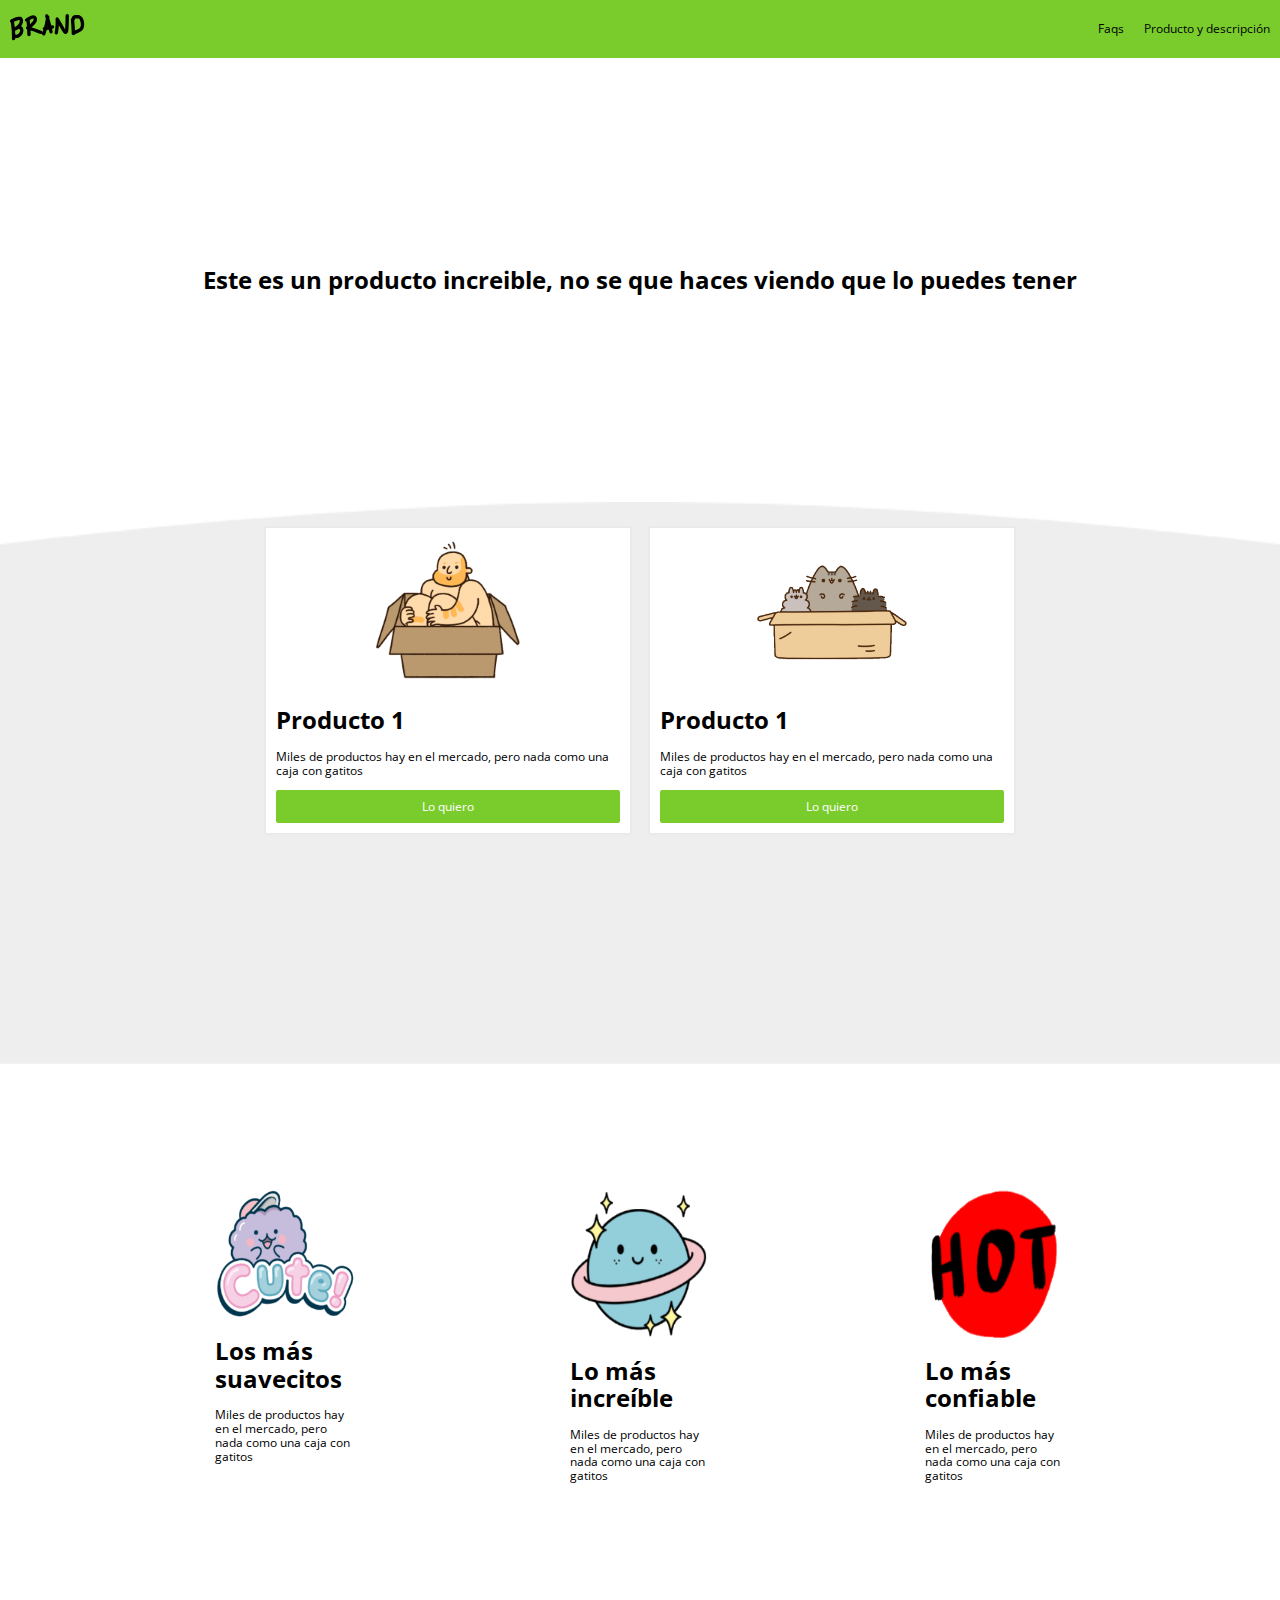
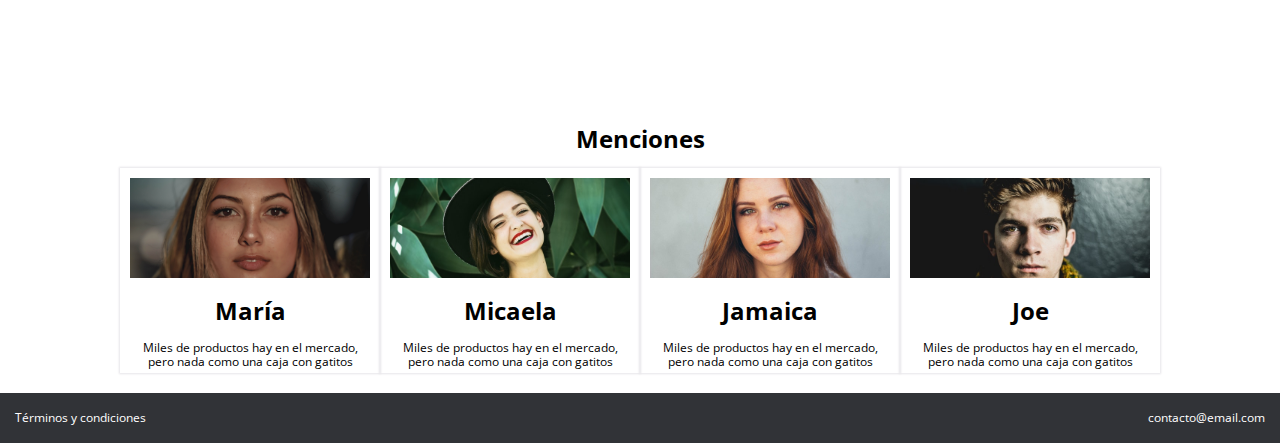
<file: index.html>
<!DOCTYPE html>
<html lang="es">

<head>
	<meta charset="UTF-8">
	<meta name="viewport" content="width=device-width, initial-scale=1.0">
	<meta http-equiv="X-UA-Compatible" content="ie=edge">
	
	<link rel="stylesheet" href="./css/animation.css">
	<link rel="stylesheet" href="css/styles.css">
	<link rel="stylesheet" href="./css/mobile.css">
	<link rel="stylesheet" href="./css/normalize.css">
	<title>Brand</title>
</head>

<body>

	<!-- Navbar start -->
	<nav class="fadeInDown">
		<div class="brand-image">
			<img src="images/logo.png" alt="">
		</div>
		<div class="nav-options">
			<ul>
				<li><a href="#">Faqs</a></li>
				<li><a href="#">Producto y descripción</a></li>
			</ul>
		</div>
	</nav>
	<!-- Navbar end -->

	<!-- Main section start -->
	<div class="main-section fadeIn">
		<h1>
			Este es un producto increible, no se que haces viendo que lo puedes tener
		</h1>
	</div>
	<div class="products">
		<div class="product fadeInUp">
			<div class="content">
				<div class="img-content">
					<img src="images/box1.png" alt="">
				</div>
				<h1>Producto 1</h1>
				<p>Miles de productos hay en el mercado, pero nada como una caja con gatitos</p>
				<a href="venta.html"><button class="main-button">Lo quiero</button></a>
			</div>
		</div>
		<div class="product fadeInUp">
			<div class="content">
				<div class="img-content">
					<img src="images/box2.png" alt="">
				</div>
				<h1>Producto 1</h1>
				<p>Miles de productos hay en el mercado, pero nada como una caja con gatitos</p>
				<a href="venta.html"><button class="main-button">Lo quiero</button></a>
			</div>
		</div>
	</div>
	<!-- Main section end -->

	<!-- Features start -->
	<section class="features">
		<div class="feature">
			<img class="feature-img" src="./images/feature-1.png" alt="">
			<h1>Los más suavecitos</h1>
			<p>Miles de productos hay en el mercado, pero nada como una caja con gatitos</p>
		</div>
		<div class="feature">
			<img class="feature-img" src="./images/feature-2.png" alt="">
			<h1>Lo más increíble</h1>
			<p>Miles de productos hay en el mercado, pero nada como una caja con gatitos</p>
		</div>
		<div class="feature">
			<img class="feature-img" src="./images/feature-3.png" alt="">
			<h1>Lo más confiable</h1>
			<p>Miles de productos hay en el mercado, pero nada como una caja con gatitos</p>
		</div>
	</section>
	<!-- Features end -->

	<!-- Testimonials start -->
	<section class="testimonials">
		<h1>Menciones</h1>
		<div class="testimonials-container">
			<div class="testimonial">
				<img class="testimonial-img" src="./images/person-1.jpg" alt="Persona">
				<h1>María</h1>
				<p>Miles de productos hay en el mercado, pero nada como una caja con gatitos</p>
			</div>
			<div class="testimonial">
				<img class="testimonial-img" src="./images/person-2.jpg" alt="Persona">
				<h1>Micaela</h1>
				<p>Miles de productos hay en el mercado, pero nada como una caja con gatitos</p>
			</div>
			<div class="testimonial">
				<img class="testimonial-img" src="./images/person-3.jpg" alt="Persona">
				<h1>Jamaica</h1>
				<p>Miles de productos hay en el mercado, pero nada como una caja con gatitos</p>
			</div>
			<div class="testimonial">
				<img class="testimonial-img" src="./images/person-4.jpg" alt="Persona">
				<h1>Joe</h1>
				<p>Miles de productos hay en el mercado, pero nada como una caja con gatitos</p>
			</div>
		</div>
	</section>
	<!-- Testimonials end -->

	<!-- Footer start -->
	<footer>
		<a href="#">Términos y condiciones</a>
		<a href="mailto:contacto@email.com">contacto@email.com</a>
	</footer>
	<!-- Footer end -->

	<!-- Scripts -->
	<scrip src="scripts/scrip.js"></scrip>
</body>

</html>
</file>
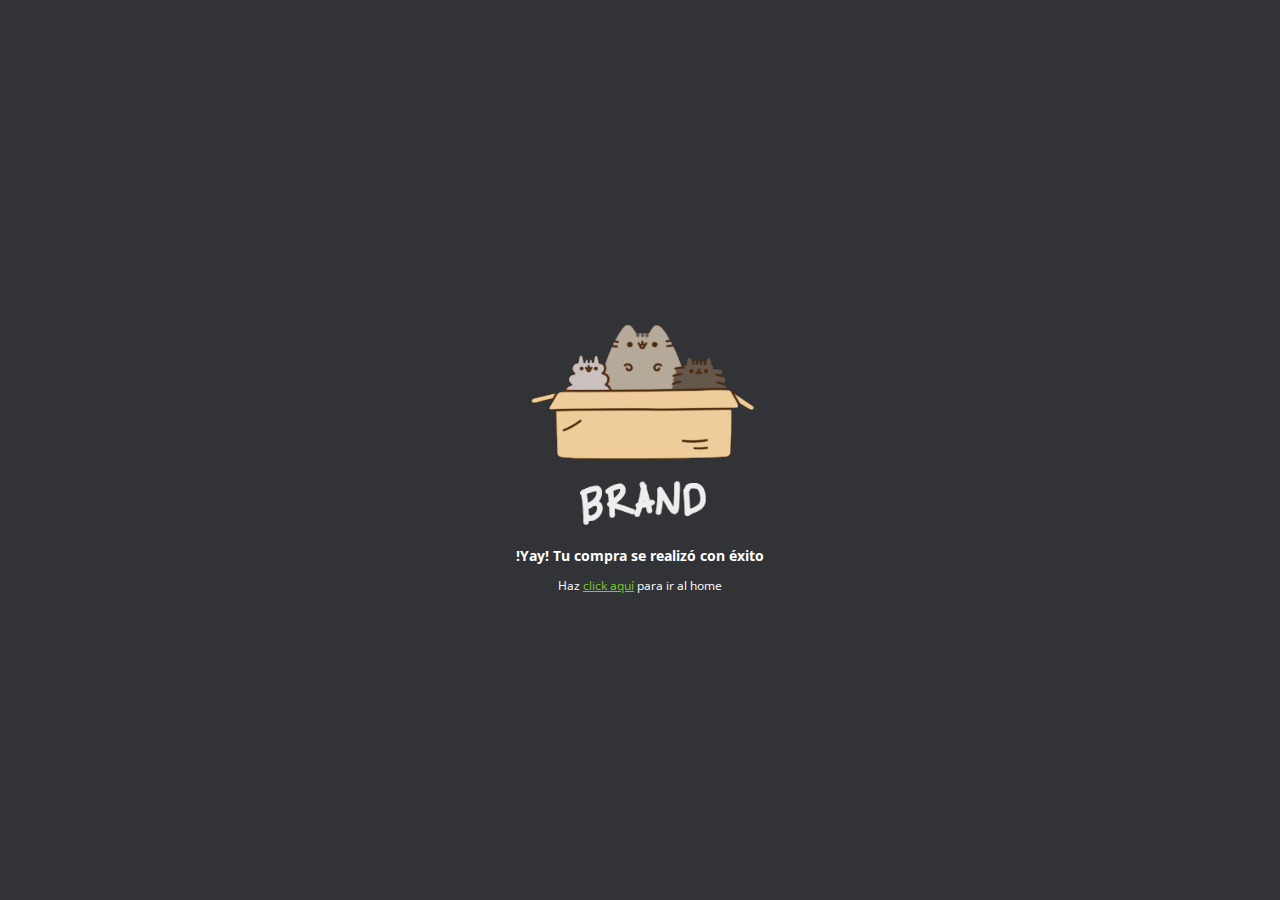
<file: exito.html>
<!DOCTYPE html>
<html lang="es">
<head>
	<meta charset="UTF-8">
	<meta name="viewport" content="width=device-width, initial-scale=1.0">
	<meta http-equiv="X-UA-Compatible" content="ie=edge">
	<title>Exito</title>

	<link rel="stylesheet" href="./css/normalize.css">
	<link rel="stylesheet" href="./css/styles.css">
	<link rel="stylesheet" href="./css/animation.css">
	<link rel="stylesheet" href="./css/paypal.css">
</head>
<body>
	<div class="content-paypal">
		<img src="./images/brand-box.png" alt="Brand">
		<h3>!Yay! Tu compra se realizó con éxito</h3>
		<p>Haz <a href="./index.html">click aquí</a> para ir al home</p>
	</div>
</body>
</html>
</file>
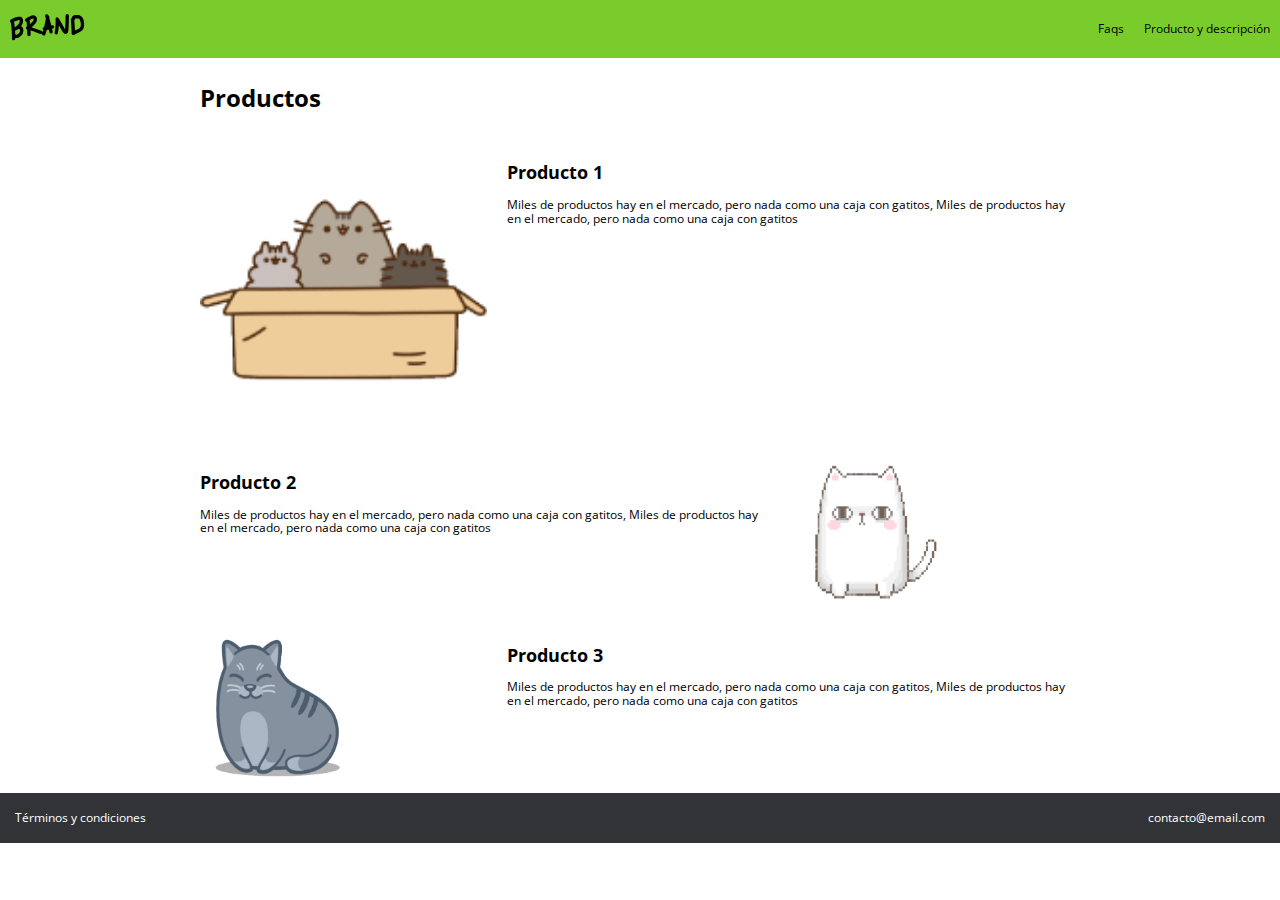
<file: producto.html>
<!DOCTYPE html>
<html lang="es">

<head>
	<meta charset="UTF-8">
	<meta name="viewport" content="width=device-width, initial-scale=1.0">
	<meta http-equiv="X-UA-Compatible" content="ie=edge">

	<link rel="stylesheet" href="./css/grid.css">
	<link rel="stylesheet" href="./css/animation.css">
	<link rel="stylesheet" href="css/styles.css">
	<link rel="stylesheet" href="./css/mobile.css">
	<link rel="stylesheet" href="./css/normalize.css">
	<title>Brand</title>
</head>

<body>

	<!-- Navbar start -->
	<nav class="fadeInDown">
		<div class="brand-image">
			<img src="images/logo.png" alt="">
		</div>
		<div class="nav-options">
			<ul>
				<li><a href="#">Faqs</a></li>
				<li><a href="#">Producto y descripción</a></li>
			</ul>
		</div>
	</nav>
	<!-- Navbar end -->

	<!-- Start content -->
	<div class="container">
		<div class="row">
			<div class="col-12">
				<h1>Productos</h1>
			</div>
		</div>
		<div class="row">
			<div class="col-4">
				<img src="./images/box2.png" alt="Box1">
			</div>
			<div class="col-8">
				<h2>Producto 1</h2>
				<p>Miles de productos hay en el mercado, pero nada como una caja con gatitos, Miles de productos hay en
					el mercado, pero nada como una caja con gatitos</p>
			</div>
		</div>
		<div class="row">
			<div class="col-8">
				<h2>Producto 2</h2>
				<p>Miles de productos hay en el mercado, pero nada como una caja con gatitos, Miles de productos hay en
					el mercado, pero nada como una caja con gatitos</p>
			</div>
			<div class="col-4">
				<img src="./images/cat-1.png" alt="Box1" style="width: 150px; height: 150px;">
			</div>
		</div>
		<div class="row">
			<div class="col-4">
				<img src="./images/cat-2.png" alt="Box1" style="width: 150px; height: 150px;">
			</div>
			<div class="col-8">
				<h2>Producto 3</h2>
				<p>Miles de productos hay en el mercado, pero nada como una caja con gatitos, Miles de productos hay en
					el mercado, pero nada como una caja con gatitos</p>
			</div>
		</div>
	</div>
	<!-- End content -->

	<!-- Footer start -->
	<footer>
		<a href="#">Términos y condiciones</a>
		<a href="#">contacto@email.com</a>
	</footer>
	<!-- Footer end -->

	<!-- Scripts -->
	<scrip src="scripts/scrip.js"></scrip>
</body>

</html>
</file>
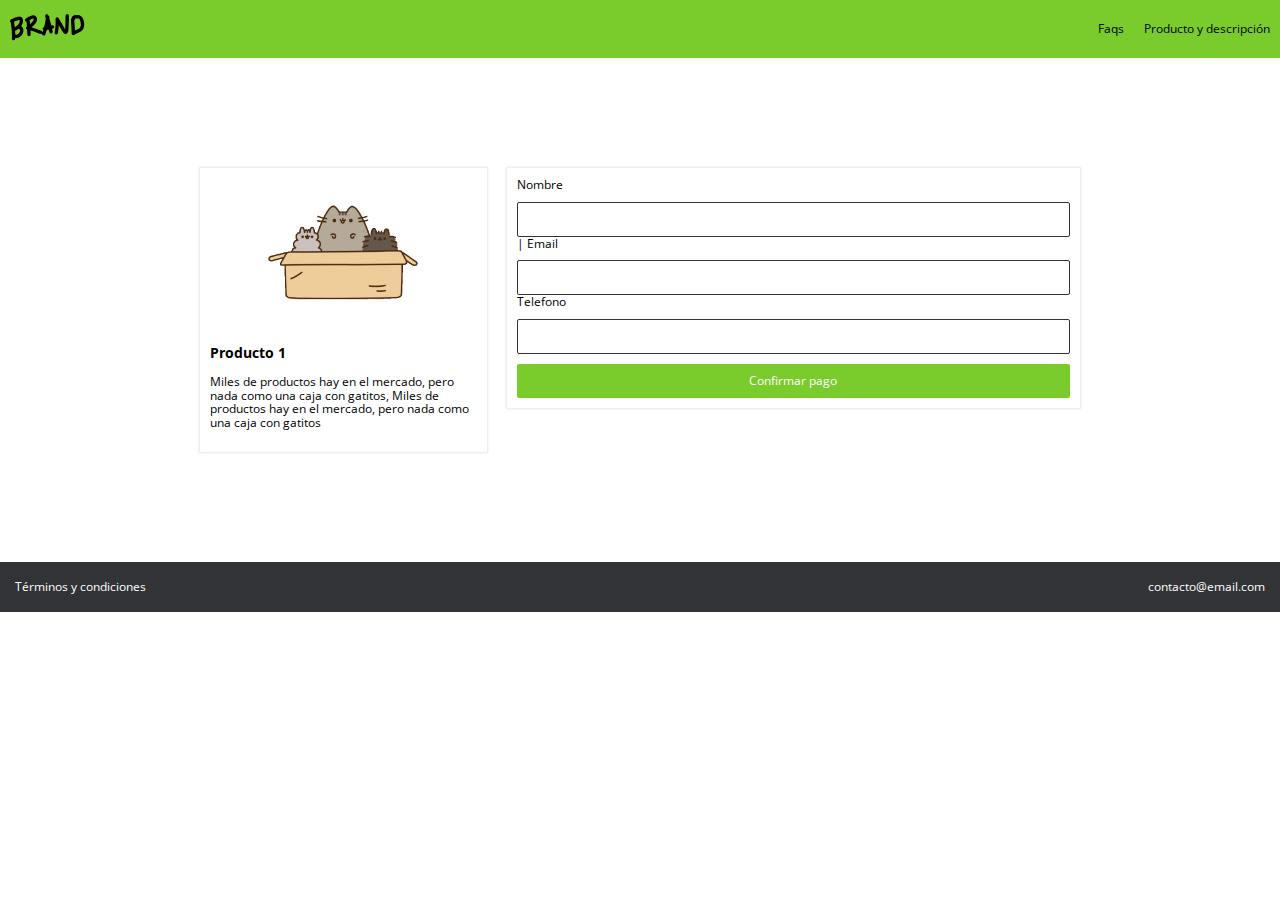
<file: venta.html>
<!DOCTYPE html>
<html lang="es">

<head>
	<meta charset="UTF-8">
	<meta name="viewport" content="width=device-width, initial-scale=1.0">
	<meta http-equiv="X-UA-Compatible" content="ie=edge">

	<link rel="stylesheet" href="./css/normalize.css">
	<link rel="stylesheet" href="./css/styles.css">
	<link rel="stylesheet" href="./css/animation.css">
	<link rel="stylesheet" href="./css/grid.css">

	<title>Brand</title>
</head>

<body>

	<!-- Navbar start -->
	<nav class="fadeInDown">
		<div class="brand-image">
			<img src="images/logo.png" alt="">
		</div>
		<div class="nav-options">
			<ul>
				<li><a href="#">Faqs</a></li>
				<li><a href="#">Producto y descripción</a></li>
			</ul>
		</div>
	</nav>
	<!-- Navbar end -->

	<!-- Start content -->
	<div class="container">
		<div class="row">
			<div class="col-4">
				<div class="modulo-pago">
					<div class="modulo-pago-image">
						<img src="./images/box2.png" alt="">
					</div>
					<h3>Producto 1</h3>
					<p>Miles de productos hay en el mercado, pero nada como una caja con gatitos, Miles de productos hay
						en
						el mercado, pero nada como una caja con gatitos</p>
				</div>
			</div>
			<div class="col-8">
				<div class="modulo-pago">
					<form method="POST" action="https://www.paypal.com/cgi-bin/webscr?cmd=_s-xclick&hosted_button_id=DADJLFNM9P3VW">
						<label for="name">Nombre</label>
						<br>
						<input type="text" class="data" name="" id="name">
						<br>|
						<label for="email">Email</label>
						<br>
						<input type="email" class="data" name="" id="email">
						<br>
						<label for="phone">Telefono</label>
						<br>
						<input type="phone" class="data" name="" id="phone">
						<br>
						<input type="submit" class="main-button" value="Confirmar pago">
					</form>
				</div>
			</div>
		</div>
	</div>
	<!-- End content -->

	<!-- Footer start -->
	<footer>
		<a href="#">Términos y condiciones</a>
		<a href="#">contacto@email.com</a>
	</footer>
	<!-- Footer end -->

	<!-- Scripts -->
	<scrip src="scripts/scrip.js"></scrip>
</body>

</html>
</file>
<file: css/animation.css>
.fadeIn {
	-webkit-animation-duration: 4s;
	animation-duration: 4s;
	-webkit-animation-fill-mode: both;
	animation-fill-mode: both;
	-webkit-animation-name: fadeIn;
	animation-name: fadeIn;
}

@keyframes fadeIn {
	from {
		opacity: 0;
	}
	to {
		opacity: 1;
	}
}

.fadeInDown {
	-webkit-animation-duration: 1s;
	animation-duration: 1s;
	-webkit-animation-fill-mode: both;
	animation-fill-mode: both;
	-webkit-animation-name: fadeInDown;
	animation-name: fadeInDown;
}

@keyframes fadeInDown {
	from {
		opacity: 0;
		-webkit-transform: translate3d(0 , -100%, 0);
		transform: translate3d(0, -100%, 0);
	}
	to {
		opacity: 1;
		-webkit-transform: translate3d(0 , 0, 0);
		transform: translate3d(0, 0, 0);
	}
}

.fadeInUp{
	-webkit-animation-duration: 1s;
	animation-duration: 1s;
	-webkit-animation-fill-mode: both;
	animation-fill-mode: both;
	-webkit-animation-name: fadeInUp;
	animation-name: fadeInUp;
}

@keyframes fadeInUp {
	from {
		opacity: 0;
		-webkit-transform: translate3d(0 , 100%, 0);
		transform: translate3d(0, 100%, 0);
	}
	to {
		opacity: 1;
		-webkit-transform: translate3d(0 , 0, 0);
		transform: translate3d(0, 0, 0);
	}
}
</file>
<file: css/styles.css>
/* Font */
@import url('https://fonts.googleapis.com/css?family=Open+Sans:400,700&display=swap');

/* Variables */
:root {
  --green-color: #7ACC2D;
  --white-color: white;
  --black-color: black;
  --dark-color: #313337;
  /* Padding */
  --spacing: 10px;
  /* Font size */
  --normal: 12px;
  /* Box shadow */
  --box: 0 0 2px 1px #E6E5E9;
}

html,
body {
  padding: 0px;
  margin: 0px;
  font-size: var(--normal);
  font-family: 'Open Sans', sans-serif;
}

label {
  padding-bottom: var(--spacing);
}

p,
label {
  font-size: var(--normal);
}

/* Navbar */
nav {
  display: flex;
  background-color: var(--green-color);
  padding: var(--spacing);
  color: var(--white-color);
  justify-content: space-between;
  align-items: center;
}

nav ul {
  display: flex;
}

nav li {
  padding-left: 20px;
  list-style: none;

}

nav li a {
  color: var(--black-color);
  text-decoration: none;
}

nav li a:hover {
  color: var(--white-color);
}

/* Main section */
.main-section {
  padding: 15%;
  text-align: center;
}

.products {
  background-image: url("../images/curve.png");
  max-height: 50px;
  background-size: cover;
  background-position: center top;
  padding: 20%;
  display: flex;
}

.product {
  padding: var(--spacing);
  margin-top: -240px;
}

.product .content {
  background-color: var(--white-color);
  padding: var(--spacing);
  box-shadow: var(--box);
}

.img-content {
  text-align: center;
}

.main-button {
  background-color: var(--green-color);
  width: 100%;
  padding: var(--spacing);
  font-size: var(--normal);
  color: var(--white-color);
  border: 0;
  cursor: pointer;
  border-radius: 2px;
}

.main-button:hover {
  background-color: #5e9e22;
}

/* Testimonials */
.testimonials {
  overflow: hidden;
  padding: 20px;
  text-align: center;
}

.testimonials-container {
  display: flex;
  justify-content: center;
}

.testimonial {
  height: 185px;
  width: 240px;
  box-shadow: var(--box);
  padding: var(--spacing);
}

.testimonial-img {
  text-align: center;
  height: 100px;
  width: 240px;
  background-size: cover;
  object-fit: cover;
}

/* Features */
.features {
  display: flex;
  justify-content: space-evenly;
  height: 500px;
  margin-top: 125px;
}

.feature {
  width: 140px;
}

.feature-img {
  width: 140px;
  object-fit: cover;
}

/* Footer */
footer {
  background-color: var(--dark-color);
  height: 20px;
  display: flex;
  justify-content: space-between;
  padding: 15px;
  align-items: center;
}

footer a {
  color: var(--white-color);
  text-decoration: none;
}

/* Sells */
.modulo-pago {
  background: var(--white-color);
  box-shadow: var(--box);
  padding: var(--spacing);
  margin: 100px 0px;
}

.data {
  margin-top: var(--spacing);
  width: 100%;
  height: 35px;
  border-radius: 2px;
  border: 1px solid var(--dark-color);
  box-sizing: border-box;
}

.modulo-pago-image {
  max-width: 150px;
  text-align: center;
  margin: auto;
}

.modulo-pago .main-button {
  margin-top: 10px;
}
</file>
<file: css/mobile.css>
@media (max-width: 600px) {
	.products {
		display: inherit;
		height: auto;
	}

	.product {
		margin-top: auto;
	}

	.main-section {
		padding: 4%;
	}
}
</file>
<file: css/paypal.css>
body {
	background: var(--dark-color);
	text-align: center;
	color: var(--white-color);
	display: flex;
	justify-content: center;
	align-items: center;
	height: 100vh;
}

.content-paypal a{
	color: var(--green-color);
}
</file>
<file: css/grid.css>
.container {
	max-width: 900px;
	margin: auto;
}

/* Valor por columna = 8.3333333333 */

.row {
	display: flex;
}

.col-1 {
	width: 8.3333333333%;
}

.col-2 {
	width: 16.6666666666%;
}

.col-3 {
	width: 24.9999999999%;
}

.col-4 {
	width: 33.3333333332%;
}

.col-5 {
	width: 41.6666666665%;
}

.col-6 {
	width: 49.9999999998%;
}

.col-7 {
	width: 58.3333333331%;
}

.col-8 {
	width: 66.6666666664%;
}

.col-9 {
	width: 74.9999999997%;
}

.col-10 {
	width: 83.333333333%;
}

.col-11 {
	width: 91.6666666663%;
}

.col-12 {
	width: 100%;
}

.col-1,
.col-2,
.col-3,
.col-4,
.col-5,
.col-6,
.col-7,
.col-8,
.col-9,
.col-10,
.col-11,
.col-12 {
	padding: 10px;
}

.col-1 img,
.col-2 img,
.col-3 img,
.col-4 img,
.col-5 img,
.col-6 img,
.col-7 img,
.col-8 img,
.col-9 img,
.col-10 img,
.col-11 img,
.col-12 img {
	width: 100%;
}

.no-desk {
	display: none;
}

@media (max-width:600px) {
	.container {
		padding: 30px;
	}

	.no-mobile {
		display: none
	}

	.no-desk {
		display: initial;
	}

	.row {
		display: inline;
		padding: 10px;
	}

	.col-1,
	.col-2,
	.col-3,
	.col-4,
	.col-5,
	.col-6,
	.col-7,
	.col-8,
	.col-9,
	.col-10,
	.col-11,
	.col-12 {
		width: 100%;
		padding: 0px;
	}
}
</file>
